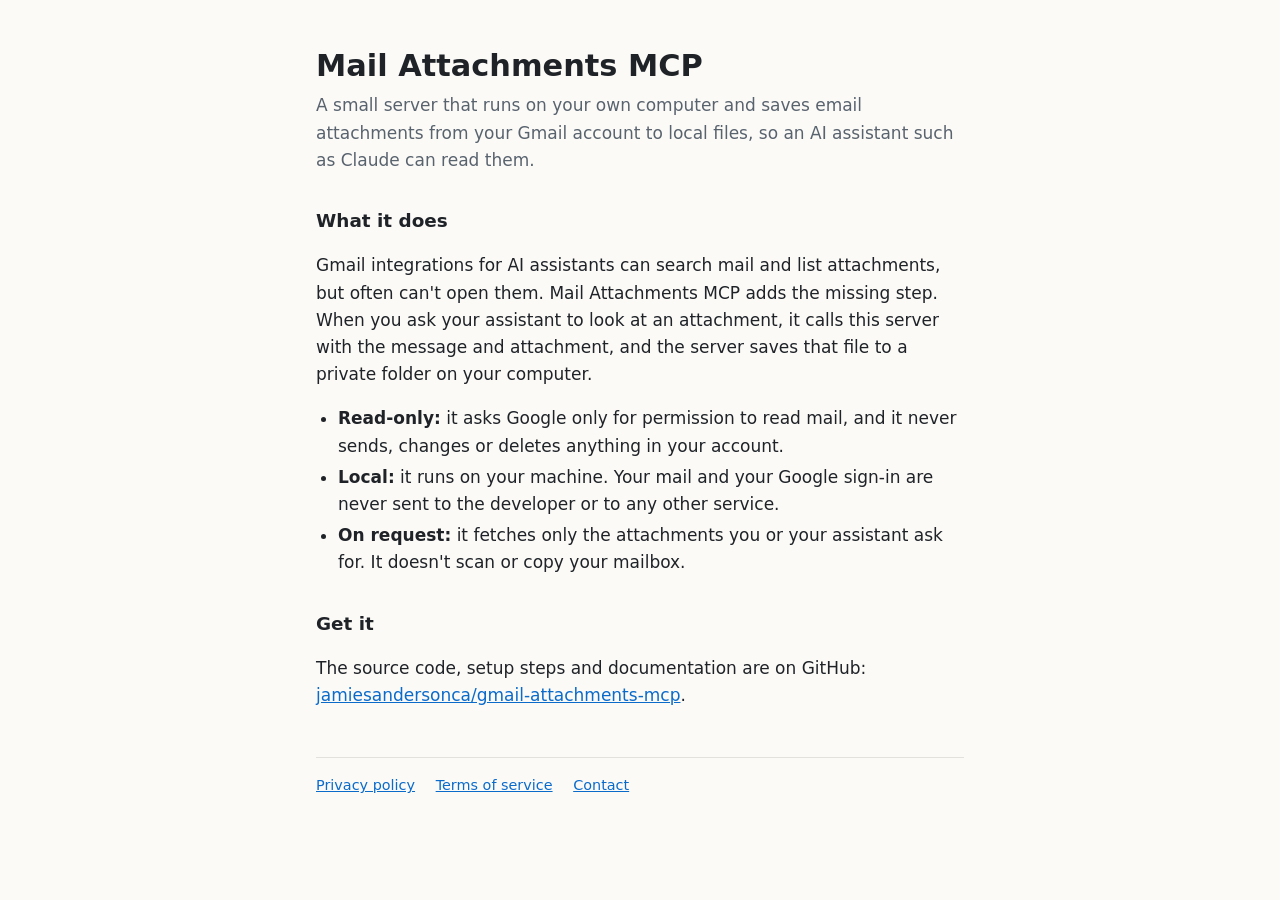
<file: docs/index.html>
<!doctype html>
<html lang="en">
<head>
  <meta charset="utf-8">
  <meta name="viewport" content="width=device-width, initial-scale=1">
  <title>Mail Attachments MCP</title>
  <meta name="description" content="A local MCP server that saves Gmail attachments to files so an AI assistant can read them.">
  <link rel="stylesheet" href="style.css">
</head>
<body>
<main>
  <h1>Mail Attachments MCP</h1>
  <p class="lede">A small server that runs on your own computer and saves email attachments from
    your Gmail account to local files, so an AI assistant such as Claude can read them.</p>

  <h2>What it does</h2>
  <p>Gmail integrations for AI assistants can search mail and list attachments, but often can't
    open them. Mail Attachments MCP adds the missing step. When you ask your assistant to look at
    an attachment, it calls this server with the message and attachment, and the server saves that
    file to a private folder on your computer.</p>
  <ul>
    <li><strong>Read-only:</strong> it asks Google only for permission to read mail, and it never
      sends, changes or deletes anything in your account.</li>
    <li><strong>Local:</strong> it runs on your machine. Your mail and your Google sign-in are
      never sent to the developer or to any other service.</li>
    <li><strong>On request:</strong> it fetches only the attachments you or your assistant ask
      for. It doesn't scan or copy your mailbox.</li>
  </ul>

  <h2>Get it</h2>
  <p>The source code, setup steps and documentation are on GitHub:
    <a href="https://github.com/jamiesandersonca/gmail-attachments-mcp">jamiesandersonca/gmail-attachments-mcp</a>.</p>

  <footer>
    <a href="privacy.html">Privacy policy</a>
    <a href="terms.html">Terms of service</a>
    <a href="https://github.com/jamiesandersonca/gmail-attachments-mcp/issues">Contact</a>
  </footer>
</main>
</body>
</html>
</file>
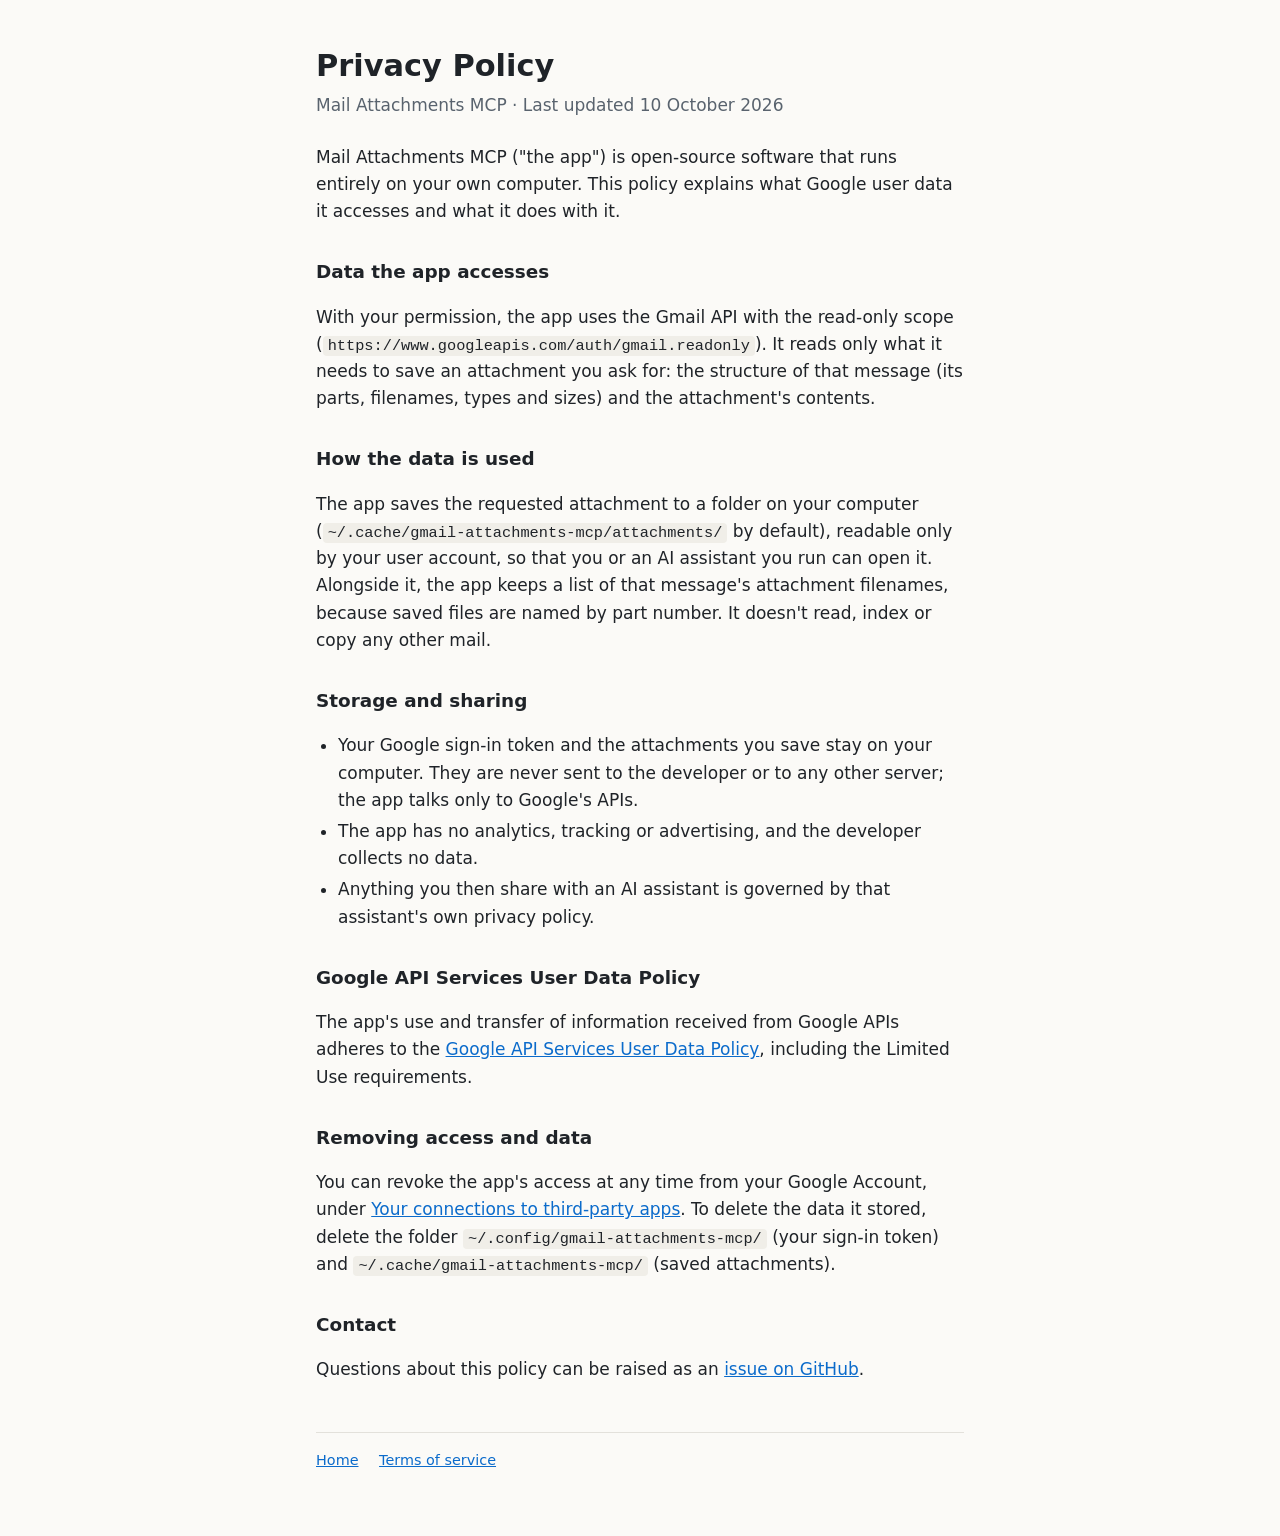
<file: docs/privacy.html>
<!doctype html>
<html lang="en">
<head>
  <meta charset="utf-8">
  <meta name="viewport" content="width=device-width, initial-scale=1">
  <title>Privacy Policy</title>
  <meta name="description" content="Privacy policy for Mail Attachments MCP.">
  <link rel="stylesheet" href="style.css">
</head>
<body>
<main>
  <h1>Privacy Policy</h1>
  <p class="lede">Mail Attachments MCP · Last updated 10 October 2026</p>

  <p>Mail Attachments MCP ("the app") is open-source software that runs entirely on your own
    computer. This policy explains what Google user data it accesses and what it does with it.</p>

  <h2>Data the app accesses</h2>
  <p>With your permission, the app uses the Gmail API with the read-only scope
    (<code>https://www.googleapis.com/auth/gmail.readonly</code>). It reads only what it needs to
    save an attachment you ask for: the structure of that message (its parts, filenames, types and
    sizes) and the attachment's contents.</p>

  <h2>How the data is used</h2>
  <p>The app saves the requested attachment to a folder on your computer
    (<code>~/.cache/gmail-attachments-mcp/attachments/</code> by default), readable only by your
    user account, so that you or an AI assistant you run can open it. Alongside it, the app keeps a
    list of that message's attachment filenames, because saved files are named by part number. It doesn't read, index or copy
    any other mail.</p>

  <h2>Storage and sharing</h2>
  <ul>
    <li>Your Google sign-in token and the attachments you save stay on your computer. They are
      never sent to the developer or to any other server; the app talks only to Google's APIs.</li>
    <li>The app has no analytics, tracking or advertising, and the developer collects no data.</li>
    <li>Anything you then share with an AI assistant is governed by that assistant's own privacy
      policy.</li>
  </ul>

  <h2>Google API Services User Data Policy</h2>
  <p>The app's use and transfer of information received from Google APIs adheres to the
    <a href="https://developers.google.com/terms/api-services-user-data-policy">Google API Services
    User Data Policy</a>, including the Limited Use requirements.</p>

  <h2>Removing access and data</h2>
  <p>You can revoke the app's access at any time from your Google Account, under
    <a href="https://myaccount.google.com/connections">Your connections to third-party apps</a>.
    To delete the data it stored, delete the folder <code>~/.config/gmail-attachments-mcp/</code>
    (your sign-in token) and <code>~/.cache/gmail-attachments-mcp/</code> (saved attachments).</p>

  <h2>Contact</h2>
  <p>Questions about this policy can be raised as an
    <a href="https://github.com/jamiesandersonca/gmail-attachments-mcp/issues">issue on GitHub</a>.</p>

  <footer>
    <a href="index.html">Home</a>
    <a href="terms.html">Terms of service</a>
  </footer>
</main>
</body>
</html>
</file>
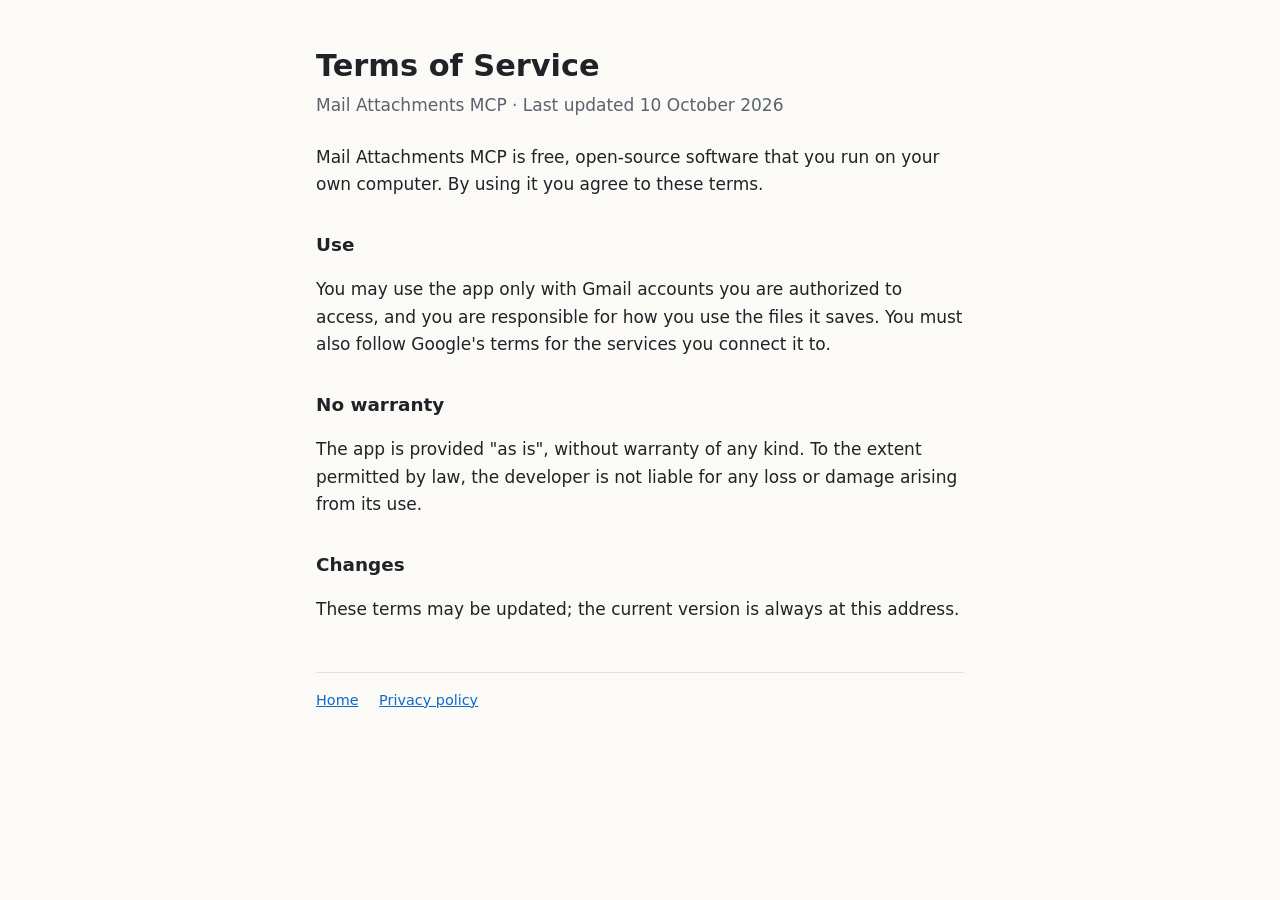
<file: docs/terms.html>
<!doctype html>
<html lang="en">
<head>
  <meta charset="utf-8">
  <meta name="viewport" content="width=device-width, initial-scale=1">
  <title>Terms of Service</title>
  <meta name="description" content="Terms of service for Mail Attachments MCP.">
  <link rel="stylesheet" href="style.css">
</head>
<body>
<main>
  <h1>Terms of Service</h1>
  <p class="lede">Mail Attachments MCP · Last updated 10 October 2026</p>

  <p>Mail Attachments MCP is free, open-source software that you run on your own computer. By
    using it you agree to these terms.</p>

  <h2>Use</h2>
  <p>You may use the app only with Gmail accounts you are authorized to access, and you are
    responsible for how you use the files it saves. You must also follow Google's terms for the
    services you connect it to.</p>

  <h2>No warranty</h2>
  <p>The app is provided "as is", without warranty of any kind. To the extent permitted by law,
    the developer is not liable for any loss or damage arising from its use.</p>

  <h2>Changes</h2>
  <p>These terms may be updated; the current version is always at this address.</p>

  <footer>
    <a href="index.html">Home</a>
    <a href="privacy.html">Privacy policy</a>
  </footer>
</main>
</body>
</html>
</file>
<file: docs/style.css>
:root {
  --bg: #fbfaf7;
  --fg: #1f2328;
  --muted: #59636e;
  --accent: #0b6bcb;
  --rule: #e3e1db;
  --code-bg: #f0eee8;
}
@media (prefers-color-scheme: dark) {
  :root {
    --bg: #15171a;
    --fg: #e6e6e3;
    --muted: #9aa1a9;
    --accent: #6cb1ff;
    --rule: #2b2f34;
    --code-bg: #22252a;
  }
}
* { box-sizing: border-box; }
body {
  margin: 0;
  background: var(--bg);
  color: var(--fg);
  font: 17px/1.6 system-ui, -apple-system, "Segoe UI", sans-serif;
}
main { max-width: 680px; margin: 0 auto; padding: 48px 16px 64px; }
h1 { font-size: 1.9rem; line-height: 1.2; margin: 0 0 8px; }
h2 { font-size: 1.15rem; margin: 32px 0 8px; }
.lede { color: var(--muted); margin: 0 0 24px; }
a { color: var(--accent); }
code {
  font: 0.9em ui-monospace, SFMono-Regular, Menlo, monospace;
  background: var(--code-bg);
  padding: 1px 5px;
  border-radius: 4px;
}
ol, ul { padding-left: 22px; }
li { margin: 4px 0; }
footer {
  margin-top: 48px;
  padding-top: 16px;
  border-top: 1px solid var(--rule);
  color: var(--muted);
  font-size: 0.9rem;
}
footer a { margin-right: 16px; }
</file>
